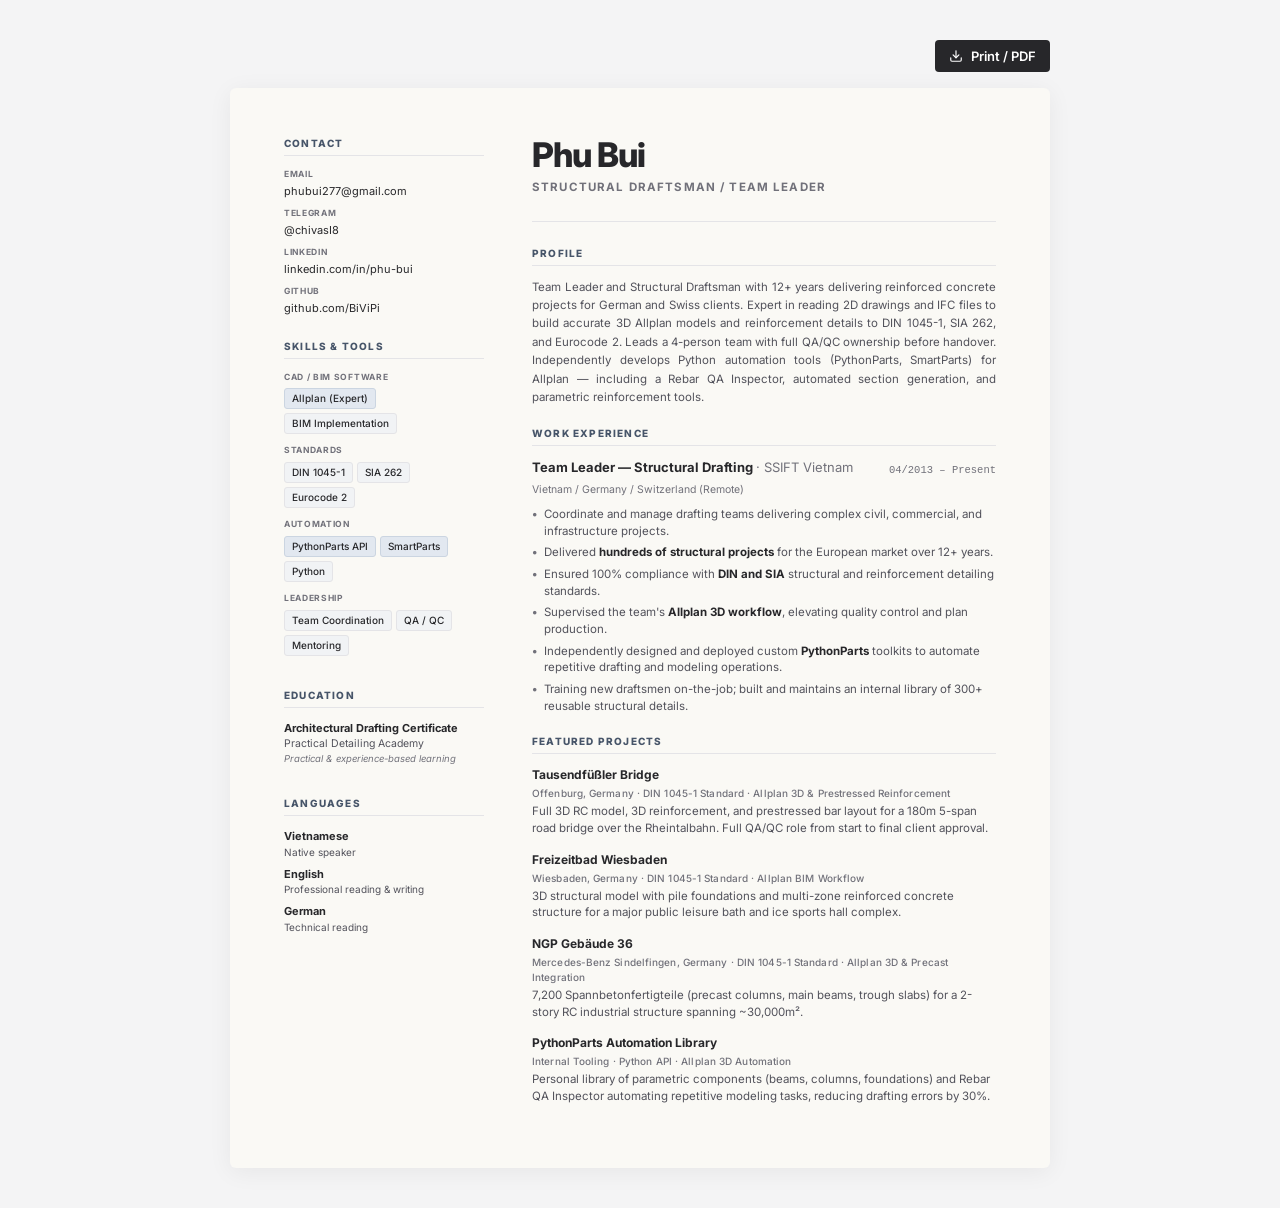
<file: cv/index.html>
<!DOCTYPE html>
<html lang="en">
<head>
  <meta charset="UTF-8">
  <meta name="viewport" content="width=device-width, initial-scale=1.0">
  <title>CV · Phu Bui — Structural Draftsman</title>
  <link rel="preconnect" href="https://fonts.googleapis.com">
  <link rel="preconnect" href="https://fonts.gstatic.com" crossorigin>
  <link href="https://fonts.googleapis.com/css2?family=Inter:wght@400;500;600;700;800&display=swap" rel="stylesheet">
  <style>
    /* CSS VARIABLES FOR SWISS MINIMALIST PALETTE */
    :root {
      --bg-screen: #f4f4f5;         /* Light zinc gray for screen background */
      --bg-paper: #faf9f5;          /* Swiss off-white / light-cream paper color */
      --text-main: #27272a;         /* Dark charcoal gray for primary text */
      --text-muted: #52525b;        /* Zinc 600 for subtext and descriptions */
      --text-light: #71717a;        /* Zinc 500 for metadata and captions */
      --accent: #475569;            /* Slate blue exclusively for section headings */
      --line: #e4e4e7;              /* Thin gray for separators */
      --font-sans: 'Inter', -apple-system, BlinkMacSystemFont, "Segoe UI", Roboto, sans-serif;
    }

    /* GLOBAL STYLES */
    * {
      box-sizing: border-box;
      margin: 0;
      padding: 0;
    }

    body {
      background-color: var(--bg-screen);
      color: var(--text-main);
      font-family: var(--font-sans);
      line-height: 1.5;
      padding: 40px 20px;
      -webkit-font-smoothing: antialiased;
      -moz-osx-font-smoothing: grayscale;
    }

    /* CONTROLS (PRINT BUTTON) */
    .controls {
      max-width: 820px;
      margin: 0 auto 16px;
      display: flex;
      justify-content: flex-end;
    }

    .download-btn {
      padding: 8px 14px;
      border-radius: 4px;
      background: var(--text-main);
      color: #fff;
      border: none;
      font-family: var(--font-sans);
      font-size: 13px;
      font-weight: 600;
      cursor: pointer;
      display: inline-flex;
      align-items: center;
      gap: 8px;
      transition: background 0.15s ease;
    }

    .download-btn:hover {
      background: #09090b;
    }

    /* THE CV SHEET */
    .sheet {
      background-color: var(--bg-paper);
      box-shadow: 0 4px 24px rgba(0, 0, 0, 0.06);
      border-radius: 6px;
      padding: 48px 54px;
      max-width: 820px;
      margin: 0 auto;
      min-height: 1080px;
      position: relative;
      box-sizing: border-box;
    }

    /* TWO-COLUMN ASYMMETRIC GRID */
    .cv-grid {
      display: grid;
      grid-template-columns: 200px 1fr;
      gap: 48px;
    }

    /* LEFT SIDEBAR */
    .sidebar {
      display: flex;
      flex-direction: column;
      gap: 22px; /* Reduced to expand bottom whitespace */
    }

    /* MAIN COLUMN */
    .main-col {
      display: flex;
      flex-direction: column;
      gap: 20px; /* Reduced to expand bottom whitespace */
    }

    /* TYPOGRAPHY */
    .name {
      font-size: 34px;
      font-weight: 800;
      letter-spacing: -0.03em;
      line-height: 1.1;
      color: var(--text-main);
    }

    .title {
      font-size: 11.5px;
      font-weight: 700;
      letter-spacing: 0.1em;
      text-transform: uppercase;
      color: var(--text-light);
      margin-top: 6px;
      margin-bottom: 10px;
    }

    /* CONSOLIDATED CONTACT LINKS */
    .contact-links {
      display: flex;
      flex-wrap: wrap;
      gap: 6px 12px;
      color: var(--text-muted);
      font-size: 10.5px;
      line-height: 1.4;
    }

    .contact-links a {
      color: var(--text-muted);
      text-decoration: none;
      border-bottom: 1px solid transparent;
      transition: border-color 0.15s ease;
    }

    .contact-links a:hover {
      color: var(--text-main);
      border-bottom-color: var(--text-main);
    }

    .contact-links .bullet {
      color: var(--line);
      user-select: none;
    }

    /* SECTION SEPARATORS */
    .separator {
      border: none;
      height: 1px;
      background-color: var(--line);
      margin: 4px 0;
    }

    /* SECTION TITLES */
    .section-title {
      font-size: 10px;
      font-weight: 800;
      letter-spacing: 0.12em;
      text-transform: uppercase;
      color: var(--accent);
      margin-bottom: 12px;
      border-bottom: 1px solid var(--line);
      padding-bottom: 4px;
    }

    /* SIDEBAR SECTIONS */
    .sidebar-section {
      display: flex;
      flex-direction: column;
    }

    .sidebar-label {
      font-size: 8.5px;
      font-weight: 700;
      letter-spacing: 0.08em;
      text-transform: uppercase;
      color: var(--text-light);
      margin-top: 8px;
      margin-bottom: 3px;
    }

    .sidebar-label:first-of-type {
      margin-top: 0;
    }

    .sidebar-value {
      font-size: 11px;
      color: var(--text-main);
      line-height: 1.4;
    }

    .sidebar-value a {
      color: var(--text-main);
      text-decoration: none;
    }

    .sidebar-value a:hover {
      text-decoration: underline;
    }

    /* SKILL CHIPS CONTAINER */
    .chips-group {
      margin-bottom: 10px;
    }

    .chips-group-title {
      font-size: 8.5px;
      font-weight: 700;
      letter-spacing: 0.08em;
      text-transform: uppercase;
      color: var(--text-light);
      margin-bottom: 5px;
    }

    .chips-container {
      display: flex;
      flex-wrap: wrap;
      gap: 4px;
    }

    .chip {
      display: inline-flex;
      padding: 2px 7px;
      border-radius: 3px;
      font-size: 10px;
      font-weight: 500;
      background-color: #f1f3f5;
      color: var(--text-main);
      border: 1px solid var(--line);
    }

    .chip.accent {
      background-color: #e2e8f0;
      border-color: #cbd5e1;
    }

    /* EDUCATION & LANGUAGES STYLE */
    .edu-item {
      margin-bottom: 8px;
    }

    .edu-degree {
      font-size: 11px;
      font-weight: 700;
      color: var(--text-main);
    }

    .edu-school {
      font-size: 10.5px;
      color: var(--text-muted);
    }

    .edu-meta {
      font-size: 9.5px;
      color: var(--text-light);
      font-style: italic;
    }

    .lang-item {
      margin-bottom: 6px;
    }

    .lang-name {
      font-size: 11px;
      font-weight: 700;
      color: var(--text-main);
    }

    .lang-level {
      font-size: 10px;
      color: var(--text-muted);
    }

    /* MAIN COLUMN SECTIONS */
    .profile-text {
      font-size: 11.5px;
      line-height: 1.6;
      color: var(--text-muted);
      text-align: justify;
    }

    /* EXPERIENCE SECTION */
    .exp-header {
      display: flex;
      justify-content: space-between;
      align-items: baseline;
      gap: 16px;
      margin-bottom: 4px;
      width: 100%;
    }

    .exp-title {
      font-size: 13px;
      font-weight: 700;
      color: var(--text-main);
    }

    .exp-company {
      font-weight: 400;
      color: var(--text-light);
    }

    .exp-date {
      font-size: 10.5px;
      font-weight: 500;
      color: var(--text-light);
      font-family: monospace;
      white-space: nowrap;
      position: relative;
      top: 1px; /* Lower slightly to align with the baseline of the company name */
    }

    .exp-location {
      font-size: 10.5px;
      color: var(--text-light);
      margin-bottom: 8px;
    }

    .exp-list {
      list-style: none;
      display: flex;
      flex-direction: column;
      gap: 5px;
    }

    .exp-list-item {
      position: relative;
      padding-left: 12px;
      font-size: 11.5px;
      line-height: 1.45;
      color: var(--text-muted);
      text-align: left; /* Ensure clean left alignment */
    }

    .exp-list-item::before {
      content: "•";
      position: absolute;
      left: 0;
      top: 0;
      color: var(--text-light);
      font-weight: bold;
    }

    .exp-list-item strong {
      color: var(--text-main);
    }

    /* FEATURED PROJECTS SECTION */
    .projects-list {
      display: flex;
      flex-direction: column;
      gap: 14px;
    }

    .project-item {
      display: flex;
      flex-direction: column;
      gap: 2px;
    }

    .project-name {
      font-size: 12px;
      font-weight: 700;
      color: var(--text-main);
    }

    .project-meta {
      font-size: 10px;
      font-weight: 500;
      color: var(--text-light);
      letter-spacing: 0.01em;
    }

    .project-scope {
      font-size: 11.5px;
      line-height: 1.45;
      color: var(--text-muted);
    }

    /* PRINT LAYOUT OVERRIDES */
    @media print {
      body {
        background-color: #fff;
        color: #000;
        padding: 0;
        margin: 0;
      }

      .no-print {
        display: none !important;
      }

      .sheet {
        box-shadow: none;
        padding: 0;
        background-color: #fff;
        max-width: 100%;
        min-height: 0;
      }

      .cv-grid {
        gap: 36px;
      }
    }
  </style>
</head>
<body>

  <!-- Controls for printing -->
  <div class="controls no-print">
    <button class="download-btn" onclick="window.print()">
      <svg width="14" height="14" viewBox="0 0 24 24" fill="none" stroke="currentColor" stroke-width="2" stroke-linecap="round" stroke-linejoin="round"><path d="M21 15v4a2 2 0 0 1-2 2H5a2 2 0 0 1-2-2v-4"/><polyline points="7 10 12 15 17 10"/><line x1="12" x2="12" y1="15" y2="3"/></svg>
      Print / PDF
    </button>
  </div>

  <div class="sheet">
    <div class="cv-grid">
      
      <!-- LEFT SIDEBAR (30%) -->
      <aside class="sidebar">
        
        <!-- CONTACT SECTION -->
        <div class="sidebar-section">
          <h2 class="section-title">Contact</h2>
          
          <div class="sidebar-label">Email</div>
          <div class="sidebar-value"><a href="mailto:phubui277@gmail.com">phubui277@gmail.com</a></div>
          
          <div class="sidebar-label">Telegram</div>
          <div class="sidebar-value"><a href="https://t.me/chivasI8" target="_blank">@chivasI8</a></div>
          
          <div class="sidebar-label">LinkedIn</div>
          <div class="sidebar-value"><a href="https://www.linkedin.com/in/phu-bui-016919222/" target="_blank">linkedin.com/in/phu-bui</a></div>
          
          <div class="sidebar-label">GitHub</div>
          <div class="sidebar-value"><a href="https://github.com/BiViPi" target="_blank">github.com/BiViPi</a></div>
        </div>

        <!-- BIM AUTOMATION & SKILLS -->
        <div class="sidebar-section">
          <h2 class="section-title">Skills & Tools</h2>
          
          <div class="chips-group">
            <div class="chips-group-title">CAD / BIM Software</div>
            <div class="chips-container">
              <span class="chip accent">Allplan (Expert)</span>
              <span class="chip">BIM Implementation</span>
            </div>
          </div>

          <div class="chips-group">
            <div class="chips-group-title">Standards</div>
            <div class="chips-container">
              <span class="chip">DIN 1045-1</span>
              <span class="chip">SIA 262</span>
              <span class="chip">Eurocode 2</span>
            </div>
          </div>

          <div class="chips-group">
            <div class="chips-group-title">Automation</div>
            <div class="chips-container">
              <span class="chip accent">PythonParts API</span>
              <span class="chip accent">SmartParts</span>
              <span class="chip">Python</span>
            </div>
          </div>

          <div class="chips-group">
            <div class="chips-group-title">Leadership</div>
            <div class="chips-container">
              <span class="chip">Team Coordination</span>
              <span class="chip">QA / QC</span>
              <span class="chip">Mentoring</span>
            </div>
          </div>
        </div>

        <!-- EDUCATION & LANGUAGES -->
        <div class="sidebar-section">
          <h2 class="section-title">Education</h2>
          <div class="edu-item">
            <div class="edu-degree">Architectural Drafting Certificate</div>
            <div class="edu-school">Practical Detailing Academy</div>
            <div class="edu-meta">Practical & experience-based learning</div>
          </div>
        </div>

        <div class="sidebar-section">
          <h2 class="section-title">Languages</h2>
          <div class="lang-item">
            <div class="lang-name">Vietnamese</div>
            <div class="lang-level">Native speaker</div>
          </div>
          <div class="lang-item">
            <div class="lang-name">English</div>
            <div class="lang-level">Professional reading & writing</div>
          </div>
          <div class="lang-item">
            <div class="lang-name">German</div>
            <div class="lang-level">Technical reading</div>
          </div>
        </div>

      </aside>

      <!-- MAIN COLUMN (70%) -->
      <main class="main-col">
        
        <!-- HEADER: NAME & TITLE -->
        <header>
          <h1 class="name">Phu Bui</h1>
          <div class="title" style="margin-bottom: 0;">Structural Draftsman / Team Leader</div>
        </header>

        <hr class="separator">

        <!-- PROFILE SECTION -->
        <section>
          <h2 class="section-title">Profile</h2>
          <p class="profile-text">
            Team Leader and Structural Draftsman with 12+ years delivering reinforced concrete projects for German and Swiss clients. Expert in reading 2D drawings and IFC files to build accurate 3D Allplan models and reinforcement details to DIN 1045-1, SIA 262, and Eurocode 2. Leads a 4-person team with full QA/QC ownership before handover. Independently develops Python automation tools (PythonParts, SmartParts) for Allplan — including a Rebar QA Inspector, automated section generation, and parametric reinforcement tools.
          </p>
        </section>

        <!-- WORK EXPERIENCE -->
        <section>
          <h2 class="section-title">Work Experience</h2>
          
          <div class="exp-item">
            <div class="exp-header">
              <h3 class="exp-title">Team Leader — Structural Drafting <span class="exp-company">· SSIFT Vietnam</span></h3>
              <span class="exp-date">04/2013 – Present</span>
            </div>
            <div class="exp-location">Vietnam / Germany / Switzerland (Remote)</div>
            
            <ul class="exp-list">
              <li class="exp-list-item"><span>Coordinate and manage drafting teams delivering complex civil, commercial, and infrastructure projects.</span></li>
              <li class="exp-list-item"><span>Delivered <strong>hundreds of structural projects</strong> for the European market over 12+ years.</span></li>
              <li class="exp-list-item"><span>Ensured 100% compliance with <strong>DIN and SIA</strong> structural and reinforcement detailing standards.</span></li>
              <li class="exp-list-item"><span>Supervised the team's <strong>Allplan 3D workflow</strong>, elevating quality control and plan production.</span></li>
              <li class="exp-list-item"><span>Independently designed and deployed custom <strong>PythonParts</strong> toolkits to automate repetitive drafting and modeling operations.</span></li>
              <li class="exp-list-item"><span>Training new draftsmen on-the-job; built and maintains an internal library of 300+ reusable structural details.</span></li>
            </ul>
          </div>
        </section>

        <!-- FEATURED PROJECTS -->
        <section>
          <h2 class="section-title">Featured Projects</h2>
          
          <div class="projects-list">
            
            <!-- Project 1 -->
            <div class="project-item">
              <h3 class="project-name">Tausendfüßler Bridge</h3>
              <div class="project-meta">Offenburg, Germany  ·  DIN 1045-1 Standard  ·  Allplan 3D & Prestressed Reinforcement</div>
              <p class="project-scope">Full 3D RC model, 3D reinforcement, and prestressed bar layout for a 180m 5-span road bridge over the Rheintalbahn. Full QA/QC role from start to final client approval.</p>
            </div>

            <!-- Project 2 -->
            <div class="project-item">
              <h3 class="project-name">Freizeitbad Wiesbaden</h3>
              <div class="project-meta">Wiesbaden, Germany  ·  DIN 1045-1 Standard  ·  Allplan BIM Workflow</div>
              <p class="project-scope">3D structural model with pile foundations and multi-zone reinforced concrete structure for a major public leisure bath and ice sports hall complex.</p>
            </div>

            <!-- Project 3 -->
            <div class="project-item">
              <h3 class="project-name">NGP Gebäude 36</h3>
              <div class="project-meta">Mercedes-Benz Sindelfingen, Germany  ·  DIN 1045-1 Standard  ·  Allplan 3D & Precast Integration</div>
              <p class="project-scope">7,200 Spannbetonfertigteile (precast columns, main beams, trough slabs) for a 2-story RC industrial structure spanning ~30,000m².</p>
            </div>

            <!-- Project 4 -->
            <div class="project-item">
              <h3 class="project-name">PythonParts Automation Library</h3>
              <div class="project-meta">Internal Tooling  ·  Python API  ·  Allplan 3D Automation</div>
              <p class="project-scope">Personal library of parametric components (beams, columns, foundations) and Rebar QA Inspector automating repetitive modeling tasks, reducing drafting errors by 30%.</p>
            </div>

          </div>
        </section>

      </main>
      
    </div>
  </div>

</body>
</html>
</file>
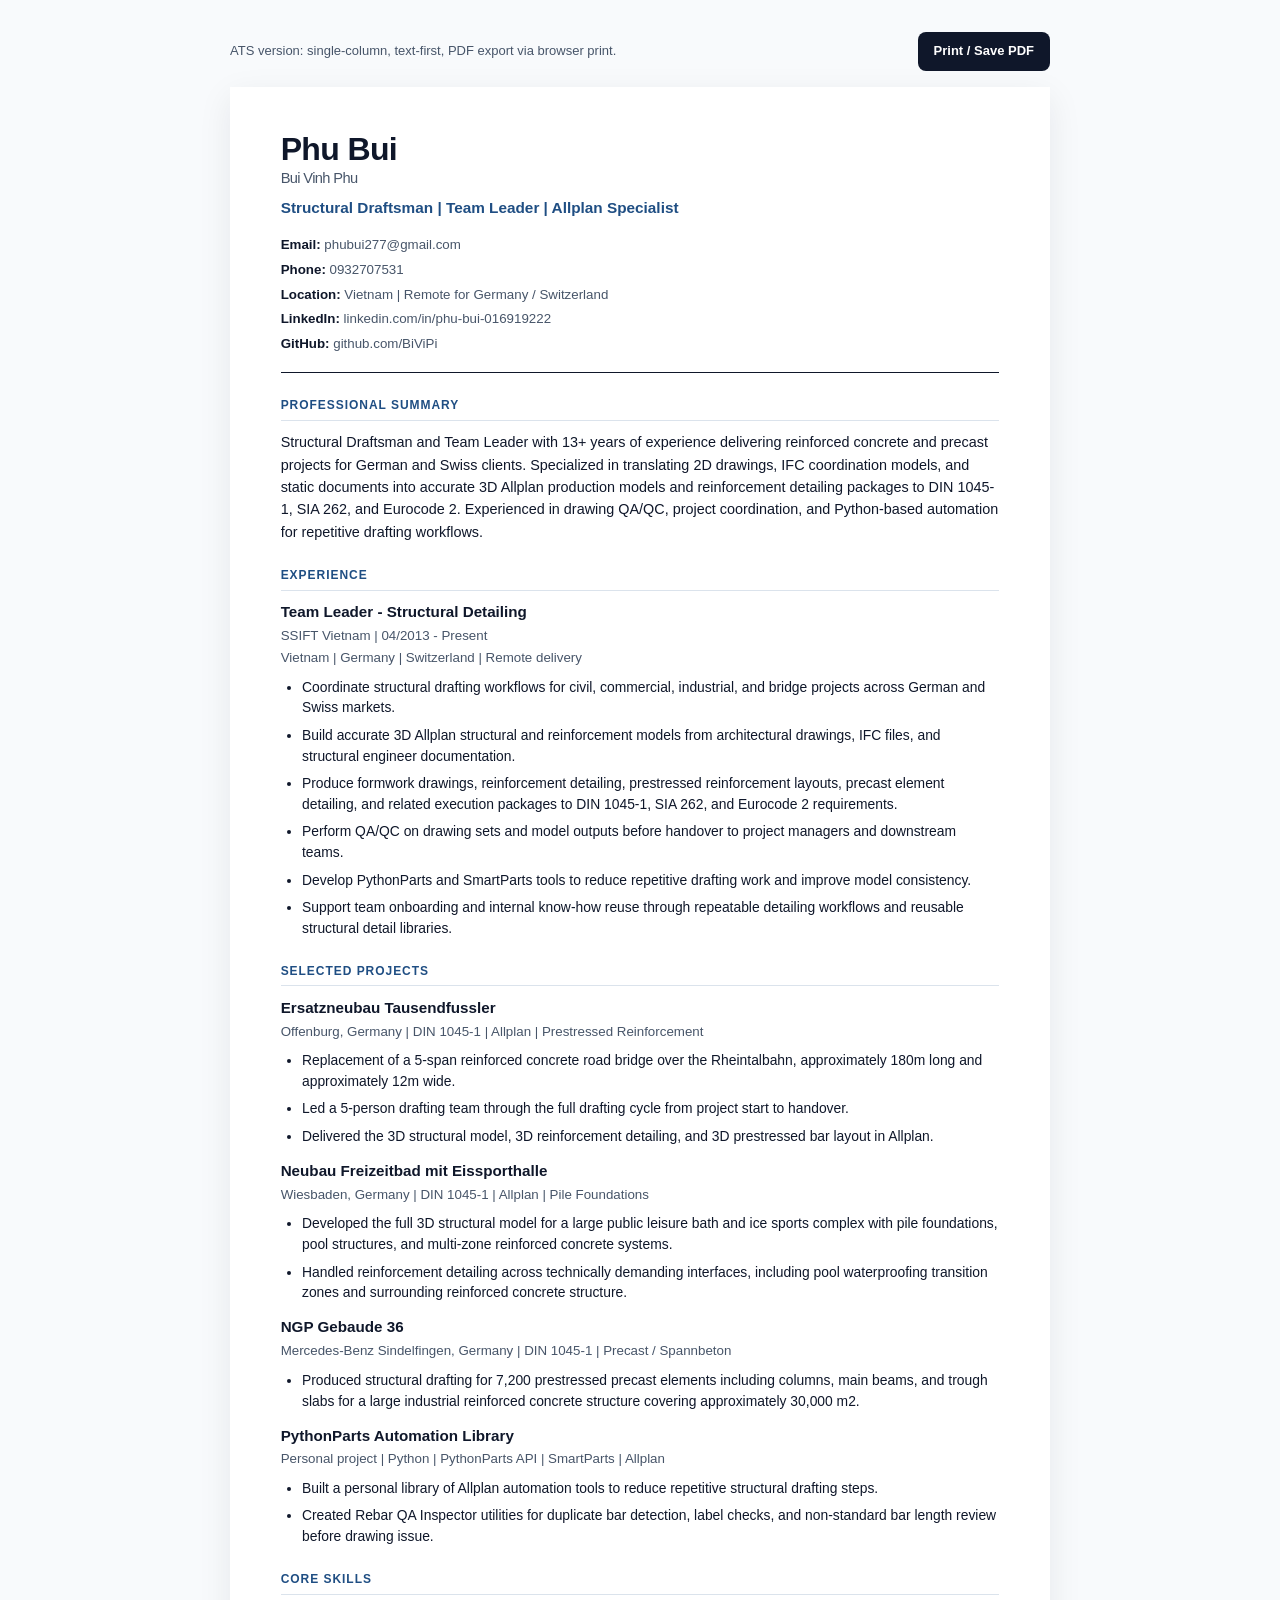
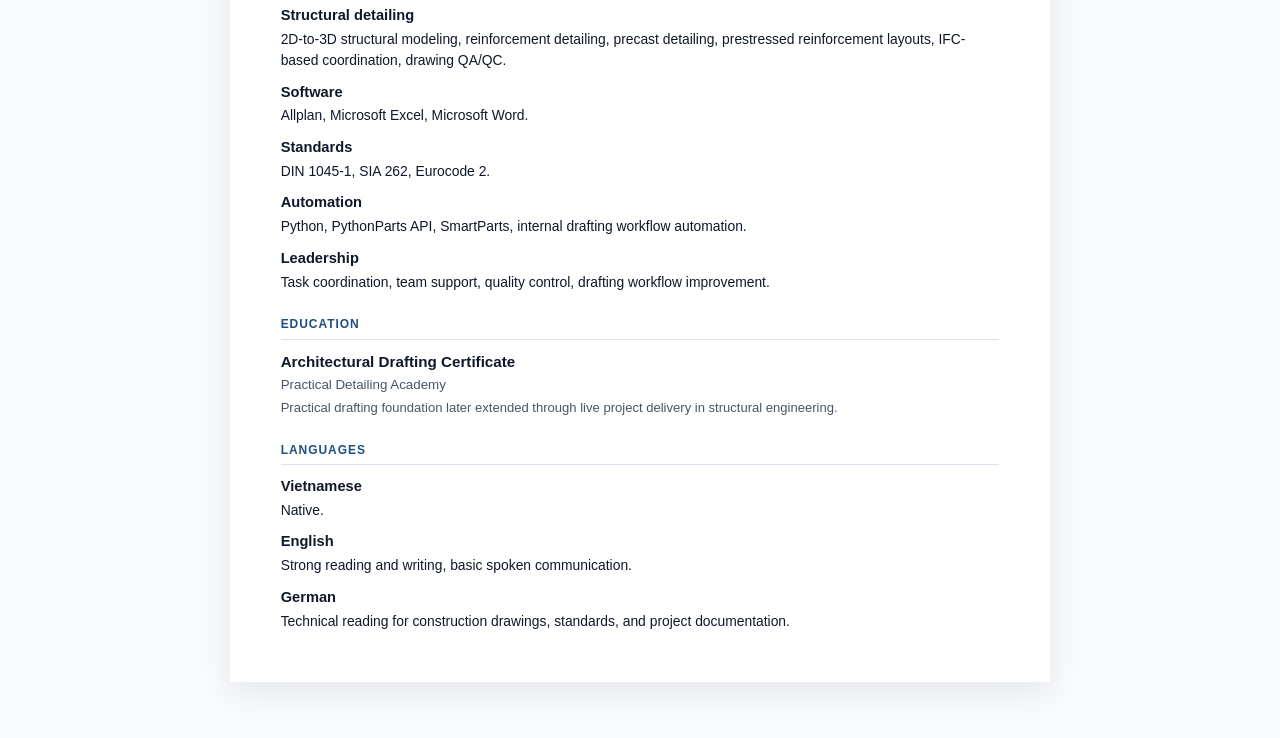
<file: cv/resume-ATS.html>
<!DOCTYPE html>
<html lang="en">
<head>
<meta charset="UTF-8">
<meta name="viewport" content="width=device-width, initial-scale=1.0">
<title>Phu Bui - ATS Resume</title>
<style>
  :root {
    --ink: #0f172a;
    --muted: #475569;
    --line: #dbe3ec;
    --accent: #1f4e83;
    --paper: #ffffff;
    --surface: #f8fafc;
  }

  @page {
    size: A4;
    margin: 15mm 16mm;
  }

  * {
    box-sizing: border-box;
    margin: 0;
    padding: 0;
  }

  html {
    font-family: "Segoe UI", Arial, Helvetica, sans-serif;
    font-size: 11pt;
    line-height: 1.45;
    color: var(--ink);
    background: var(--surface);
  }

  body {
    min-height: 100vh;
    padding: 32px 20px 56px;
    background: var(--surface);
  }

  a {
    color: inherit;
    text-decoration: none;
  }

  .print-bar {
    max-width: 820px;
    margin: 0 auto 16px;
    display: flex;
    align-items: center;
    justify-content: space-between;
    gap: 12px;
    flex-wrap: wrap;
  }

  .print-note {
    font-size: 13px;
    color: var(--muted);
  }

  .print-btn {
    border: 0;
    border-radius: 8px;
    background: #0f172a;
    color: #fff;
    padding: 10px 16px;
    font: inherit;
    font-size: 13px;
    font-weight: 600;
    cursor: pointer;
  }

  .sheet {
    max-width: 820px;
    margin: 0 auto;
    background: var(--paper);
    padding: 34pt 38pt 38pt;
    box-shadow: 0 10px 32px rgba(15, 23, 42, 0.08);
  }

  .cv-header {
    padding-bottom: 14pt;
    border-bottom: 1.5px solid var(--ink);
  }

  .cv-name {
    font-size: 24pt;
    font-weight: 700;
    line-height: 1.08;
    letter-spacing: -0.02em;
  }

  .cv-alt-name {
    display: block;
    margin-top: 3pt;
    font-size: 11pt;
    font-weight: 500;
    color: var(--muted);
  }

  .cv-title {
    margin-top: 8pt;
    font-size: 11.5pt;
    font-weight: 600;
    color: var(--accent);
  }

  .contact-list {
    list-style: none;
    margin-top: 12pt;
    display: grid;
    gap: 4pt;
    font-size: 10pt;
    color: var(--muted);
  }

  .contact-label {
    font-weight: 700;
    color: var(--ink);
  }

  .cv-section {
    margin-top: 18pt;
  }

  .cv-section-title {
    margin-bottom: 8pt;
    padding-bottom: 4pt;
    border-bottom: 1px solid var(--line);
    font-size: 9pt;
    font-weight: 700;
    letter-spacing: 0.08em;
    text-transform: uppercase;
    color: var(--accent);
  }

  .cv-summary,
  .cv-paragraph {
    color: var(--ink);
    font-size: 10.8pt;
    line-height: 1.55;
  }

  .cv-entry {
    margin-top: 10pt;
    page-break-inside: avoid;
  }

  .cv-entry:first-of-type {
    margin-top: 0;
  }

  .cv-entry-head {
    display: block;
  }

  .cv-entry-role {
    display: block;
    font-size: 11.4pt;
    font-weight: 700;
    color: var(--ink);
  }

  .cv-entry-meta,
  .cv-entry-submeta {
    display: block;
    margin-top: 2pt;
    font-size: 10pt;
    color: var(--muted);
  }

  .cv-list {
    margin-top: 7pt;
    padding-left: 16pt;
    list-style: disc;
  }

  .cv-list li {
    margin-bottom: 5pt;
    font-size: 10.4pt;
    line-height: 1.5;
    color: var(--ink);
  }

  .cv-list li:last-child {
    margin-bottom: 0;
  }

  .cv-label-block {
    margin-top: 8pt;
  }

  .cv-label {
    font-weight: 700;
    color: var(--ink);
  }

  .cv-value {
    display: block;
    margin-top: 2pt;
    font-size: 10.4pt;
    line-height: 1.5;
    color: var(--ink);
  }

  .cv-note {
    margin-top: 3pt;
    font-size: 9.8pt;
    color: var(--muted);
  }

  @media print {
    body {
      padding: 0;
      background: #fff;
    }

    .print-bar {
      display: none !important;
    }

    .sheet {
      box-shadow: none;
      padding: 0;
      max-width: none;
    }

    a {
      text-decoration: none;
    }
  }
</style>
</head>
<body>

<div class="print-bar">
  <div class="print-note">ATS version: single-column, text-first, PDF export via browser print.</div>
  <button class="print-btn" type="button" onclick="window.print()">Print / Save PDF</button>
</div>

<main class="sheet">
  <header class="cv-header">
    <h1 class="cv-name">
      Phu Bui
      <span class="cv-alt-name">Bui Vinh Phu</span>
    </h1>
    <p class="cv-title">Structural Draftsman | Team Leader | Allplan Specialist</p>
    <ul class="contact-list">
      <li><span class="contact-label">Email:</span> <a href="mailto:phubui277@gmail.com">phubui277@gmail.com</a></li>
      <li><span class="contact-label">Phone:</span> 0932707531</li>
      <li><span class="contact-label">Location:</span> Vietnam | Remote for Germany / Switzerland</li>
      <li><span class="contact-label">LinkedIn:</span> <a href="https://www.linkedin.com/in/phu-bui-016919222/">linkedin.com/in/phu-bui-016919222</a></li>
      <li><span class="contact-label">GitHub:</span> <a href="https://github.com/BiViPi">github.com/BiViPi</a></li>
    </ul>
  </header>

  <section class="cv-section">
    <h2 class="cv-section-title">Professional Summary</h2>
    <p class="cv-summary">
      Structural Draftsman and Team Leader with 13+ years of experience delivering reinforced concrete and precast projects for German and Swiss clients. Specialized in translating 2D drawings, IFC coordination models, and static documents into accurate 3D Allplan production models and reinforcement detailing packages to DIN 1045-1, SIA 262, and Eurocode 2. Experienced in drawing QA/QC, project coordination, and Python-based automation for repetitive drafting workflows.
    </p>
  </section>

  <section class="cv-section">
    <h2 class="cv-section-title">Experience</h2>

    <article class="cv-entry">
      <div class="cv-entry-head">
        <span class="cv-entry-role">Team Leader - Structural Detailing</span>
        <span class="cv-entry-meta">SSIFT Vietnam | 04/2013 - Present</span>
        <span class="cv-entry-submeta">Vietnam | Germany | Switzerland | Remote delivery</span>
      </div>
      <ul class="cv-list">
        <li>Coordinate structural drafting workflows for civil, commercial, industrial, and bridge projects across German and Swiss markets.</li>
        <li>Build accurate 3D Allplan structural and reinforcement models from architectural drawings, IFC files, and structural engineer documentation.</li>
        <li>Produce formwork drawings, reinforcement detailing, prestressed reinforcement layouts, precast element detailing, and related execution packages to DIN 1045-1, SIA 262, and Eurocode 2 requirements.</li>
        <li>Perform QA/QC on drawing sets and model outputs before handover to project managers and downstream teams.</li>
        <li>Develop PythonParts and SmartParts tools to reduce repetitive drafting work and improve model consistency.</li>
        <li>Support team onboarding and internal know-how reuse through repeatable detailing workflows and reusable structural detail libraries.</li>
      </ul>
    </article>
  </section>

  <section class="cv-section">
    <h2 class="cv-section-title">Selected Projects</h2>

    <article class="cv-entry">
      <div class="cv-entry-head">
        <span class="cv-entry-role">Ersatzneubau Tausendfussler</span>
        <span class="cv-entry-meta">Offenburg, Germany | DIN 1045-1 | Allplan | Prestressed Reinforcement</span>
      </div>
      <ul class="cv-list">
        <li>Replacement of a 5-span reinforced concrete road bridge over the Rheintalbahn, approximately 180m long and approximately 12m wide.</li>
        <li>Led a 5-person drafting team through the full drafting cycle from project start to handover.</li>
        <li>Delivered the 3D structural model, 3D reinforcement detailing, and 3D prestressed bar layout in Allplan.</li>
      </ul>
    </article>

    <article class="cv-entry">
      <div class="cv-entry-head">
        <span class="cv-entry-role">Neubau Freizeitbad mit Eissporthalle</span>
        <span class="cv-entry-meta">Wiesbaden, Germany | DIN 1045-1 | Allplan | Pile Foundations</span>
      </div>
      <ul class="cv-list">
        <li>Developed the full 3D structural model for a large public leisure bath and ice sports complex with pile foundations, pool structures, and multi-zone reinforced concrete systems.</li>
        <li>Handled reinforcement detailing across technically demanding interfaces, including pool waterproofing transition zones and surrounding reinforced concrete structure.</li>
      </ul>
    </article>

    <article class="cv-entry">
      <div class="cv-entry-head">
        <span class="cv-entry-role">NGP Gebaude 36</span>
        <span class="cv-entry-meta">Mercedes-Benz Sindelfingen, Germany | DIN 1045-1 | Precast / Spannbeton</span>
      </div>
      <ul class="cv-list">
        <li>Produced structural drafting for 7,200 prestressed precast elements including columns, main beams, and trough slabs for a large industrial reinforced concrete structure covering approximately 30,000 m2.</li>
      </ul>
    </article>

    <article class="cv-entry">
      <div class="cv-entry-head">
        <span class="cv-entry-role">PythonParts Automation Library</span>
        <span class="cv-entry-meta">Personal project | Python | PythonParts API | SmartParts | Allplan</span>
      </div>
      <ul class="cv-list">
        <li>Built a personal library of Allplan automation tools to reduce repetitive structural drafting steps.</li>
        <li>Created Rebar QA Inspector utilities for duplicate bar detection, label checks, and non-standard bar length review before drawing issue.</li>
      </ul>
    </article>
  </section>

  <section class="cv-section">
    <h2 class="cv-section-title">Core Skills</h2>

    <div class="cv-label-block">
      <span class="cv-label">Structural detailing</span>
      <span class="cv-value">2D-to-3D structural modeling, reinforcement detailing, precast detailing, prestressed reinforcement layouts, IFC-based coordination, drawing QA/QC.</span>
    </div>

    <div class="cv-label-block">
      <span class="cv-label">Software</span>
      <span class="cv-value">Allplan, Microsoft Excel, Microsoft Word.</span>
    </div>

    <div class="cv-label-block">
      <span class="cv-label">Standards</span>
      <span class="cv-value">DIN 1045-1, SIA 262, Eurocode 2.</span>
    </div>

    <div class="cv-label-block">
      <span class="cv-label">Automation</span>
      <span class="cv-value">Python, PythonParts API, SmartParts, internal drafting workflow automation.</span>
    </div>

    <div class="cv-label-block">
      <span class="cv-label">Leadership</span>
      <span class="cv-value">Task coordination, team support, quality control, drafting workflow improvement.</span>
    </div>
  </section>

  <section class="cv-section">
    <h2 class="cv-section-title">Education</h2>
    <article class="cv-entry">
      <span class="cv-entry-role">Architectural Drafting Certificate</span>
      <span class="cv-entry-meta">Practical Detailing Academy</span>
      <p class="cv-note">Practical drafting foundation later extended through live project delivery in structural engineering.</p>
    </article>
  </section>

  <section class="cv-section">
    <h2 class="cv-section-title">Languages</h2>

    <div class="cv-label-block">
      <span class="cv-label">Vietnamese</span>
      <span class="cv-value">Native.</span>
    </div>

    <div class="cv-label-block">
      <span class="cv-label">English</span>
      <span class="cv-value">Strong reading and writing, basic spoken communication.</span>
    </div>

    <div class="cv-label-block">
      <span class="cv-label">German</span>
      <span class="cv-value">Technical reading for construction drawings, standards, and project documentation.</span>
    </div>
  </section>
</main>

</body>
</html>
</file>
